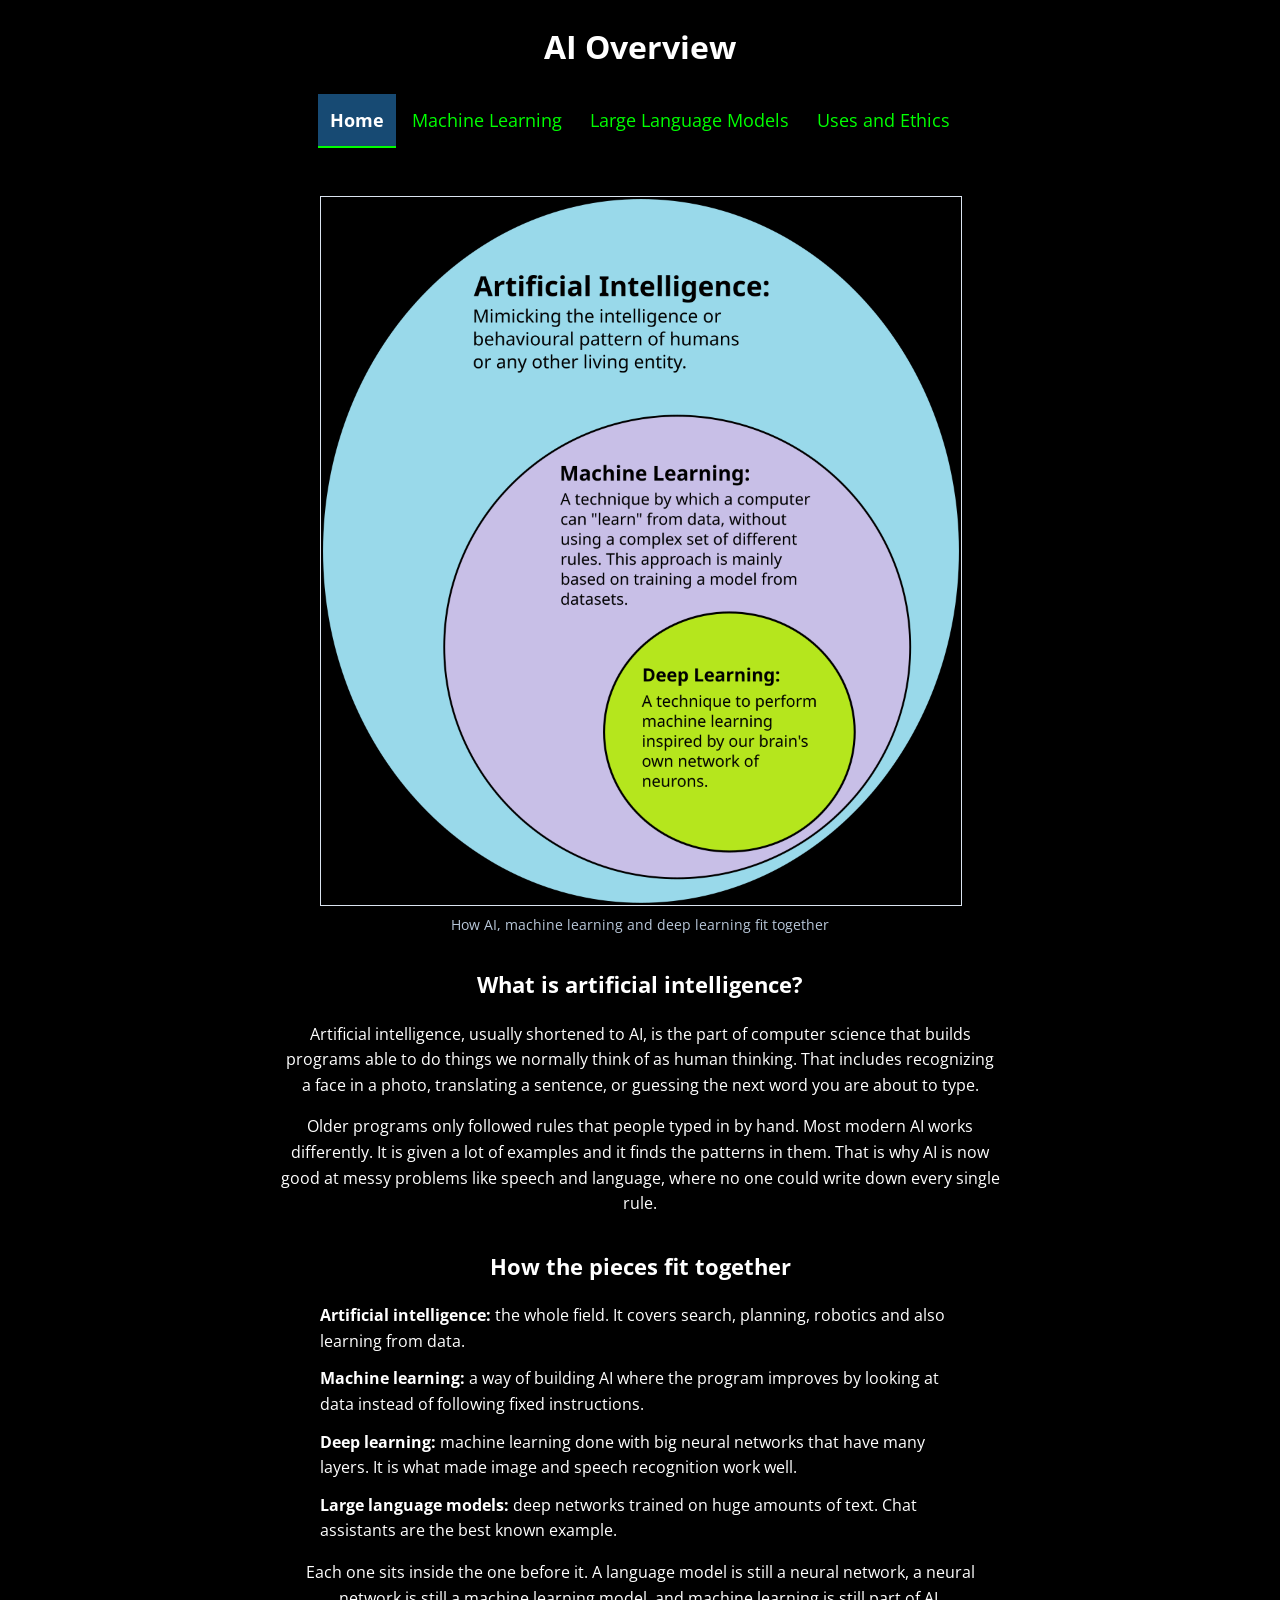
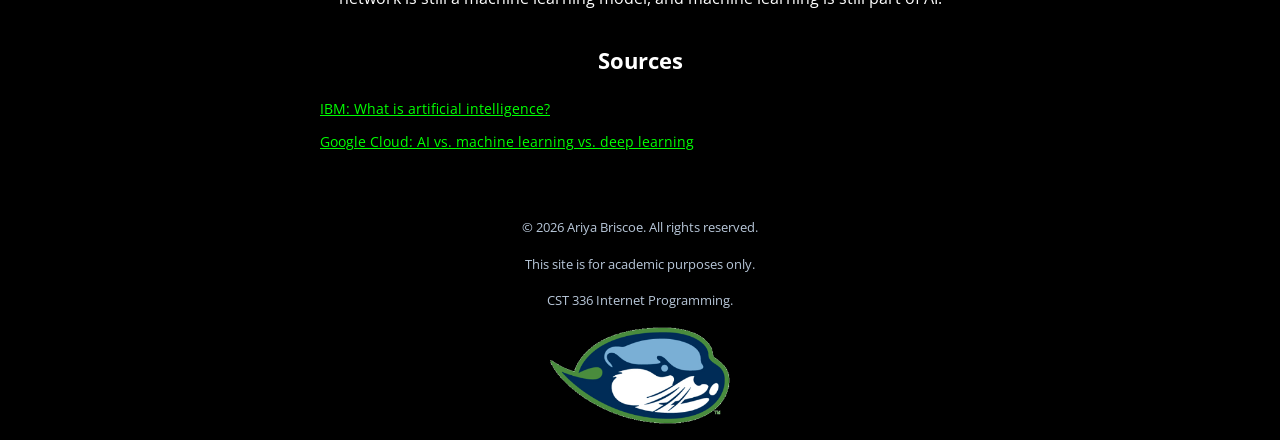
<file: index.html>
<!DOCTYPE html>
<html lang="en">

<head>
  <link rel="preconnect" href="https://fonts.googleapis.com">
  <link rel="preconnect" href="https://fonts.gstatic.com" crossorigin>
  <link href="https://fonts.googleapis.com/css2?family=Open+Sans:wght@400;700&display=swap" rel="stylesheet">
  <meta charset="UTF-8">
  <meta name="viewport" content="width=device-width, initial-scale=1.0">
  <title>AI Overview | Home</title>
  <link rel="stylesheet" href="css/styles.css">
</head>

<body>
  <header>
    <h1>AI Overview</h1>
    <nav>
      <a href="index.html" class="current">Home</a>
      <a href="ml.html">Machine Learning</a>
      <a href="llm.html">Large Language Models</a>
      <a href="uses.html">Uses and Ethics</a>
    </nav>
  </header>

  <main>
    <figure>
      <img src="img/ai-ml-dl-diagram.png" alt="Nested circles showing AI, machine learning, and deep learning">
      <figcaption>How AI, machine learning and deep learning fit together</figcaption>
    </figure>

    <section>
      <h2>What is artificial intelligence?</h2>
      <p>Artificial intelligence, usually shortened to AI, is the part of computer science that builds programs
        able to do things we normally think of as human thinking. That includes recognizing a face in a photo,
        translating a sentence, or guessing the next word you are about to type.</p>

      <p>Older programs only followed rules that people typed in by hand. Most modern AI works differently. It is
        given a lot of examples and it finds the patterns in them. That is why AI is now good at messy problems
        like speech and language, where no one could write down every single rule.</p>

      <h2>How the pieces fit together</h2>
      <ul>
        <li><strong>Artificial intelligence:</strong> the whole field. It covers search, planning, robotics and
          also learning from data.</li>
        <li><strong>Machine learning:</strong> a way of building AI where the program improves by looking at data
          instead of following fixed instructions.</li>
        <li><strong>Deep learning:</strong> machine learning done with big neural networks that have many layers.
          It is what made image and speech recognition work well.</li>
        <li><strong>Large language models:</strong> deep networks trained on huge amounts of text. Chat assistants
          are the best known example.</li>
      </ul>

      <p>Each one sits inside the one before it. A language model is still a neural network, a neural network is
        still a machine learning model, and machine learning is still part of AI.</p>

      <h2>Sources</h2>
      <ul class="sources">
        <li><a href="https://www.ibm.com/think/topics/artificial-intelligence" target="_blank">IBM: What is
            artificial intelligence?</a></li>
        <li><a href="https://cloud.google.com/learn/artificial-intelligence-vs-machine-learning" target="_blank">Google
            Cloud: AI vs. machine learning vs. deep learning</a></li>
      </ul>
    </section>
  </main>

  <footer>
    <p>&copy; 2026 Ariya Briscoe. All rights reserved.</p>
    <p>This site is for academic purposes only.</p>
    <p>CST 336 Internet Programming.</p>
    <img src="img/csumb-logo.png" alt="CSUMB Logo">
  </footer>
</body>

</html>
</file>
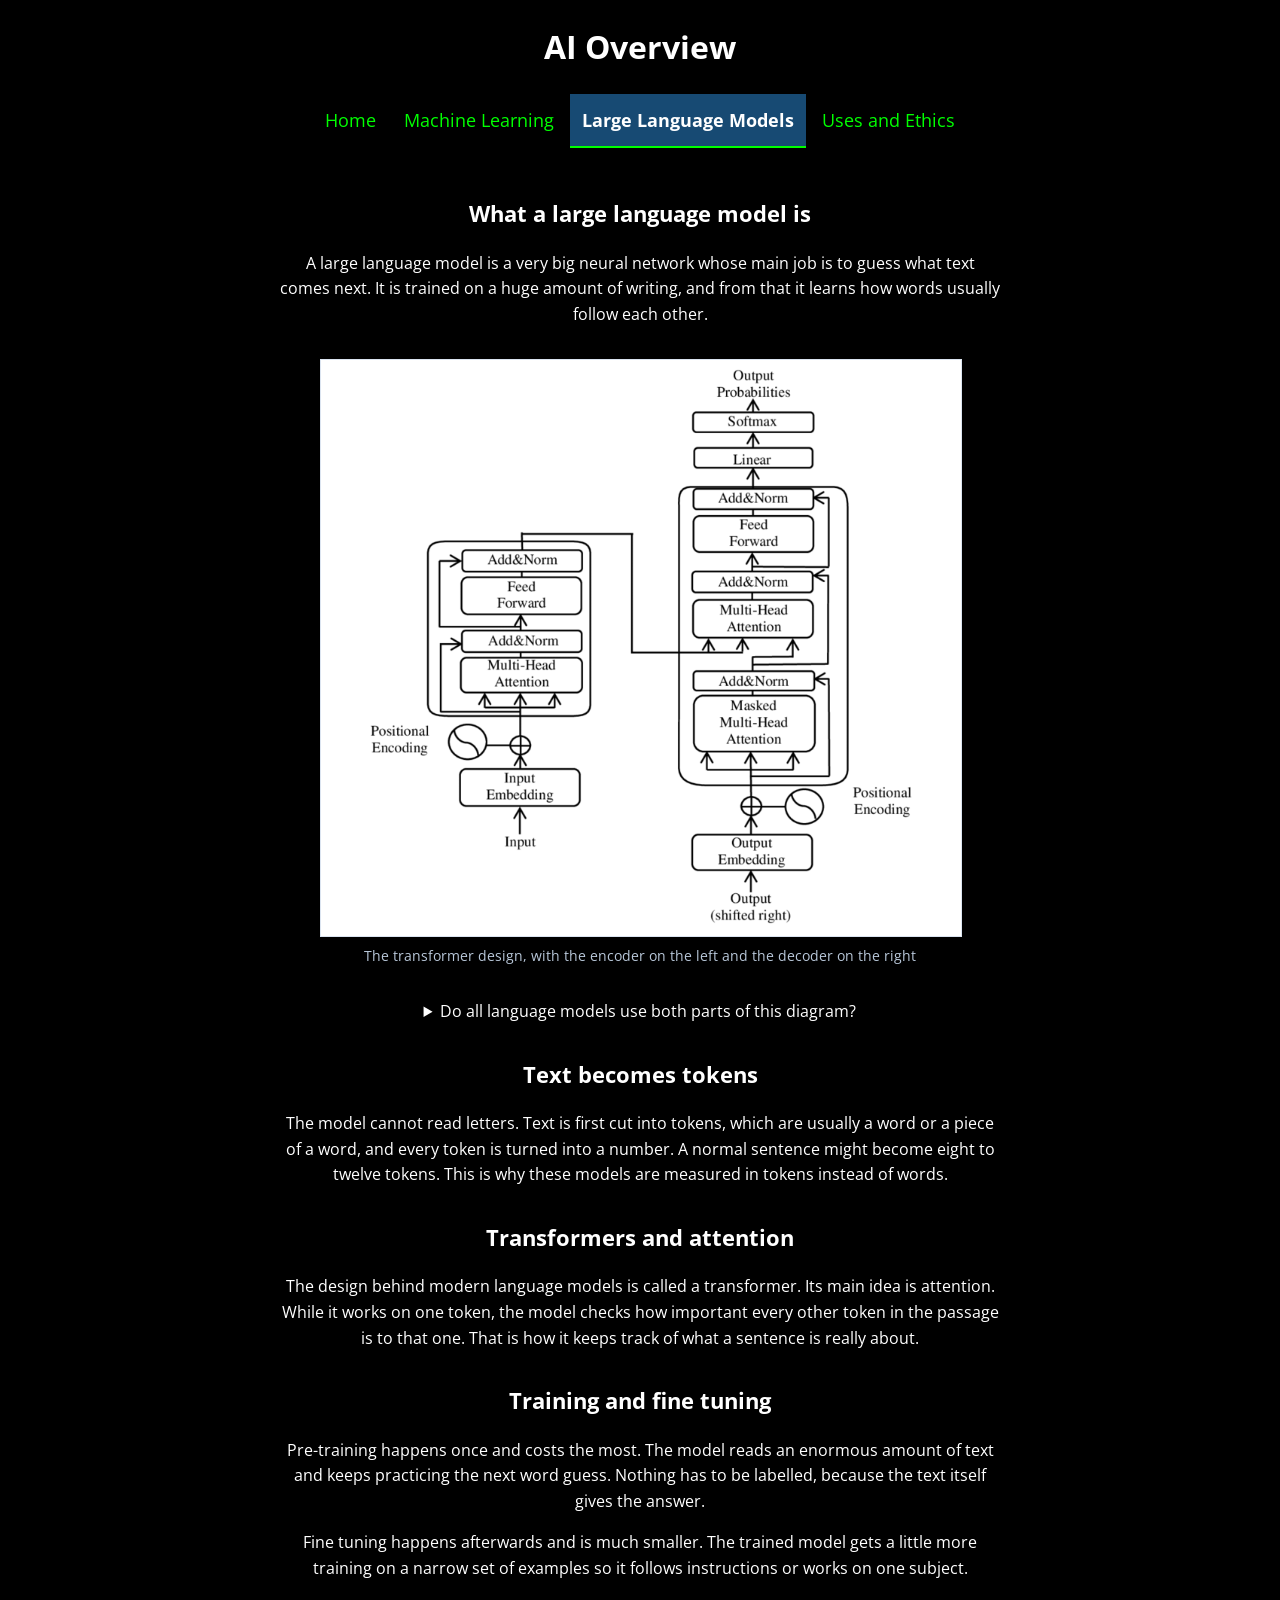
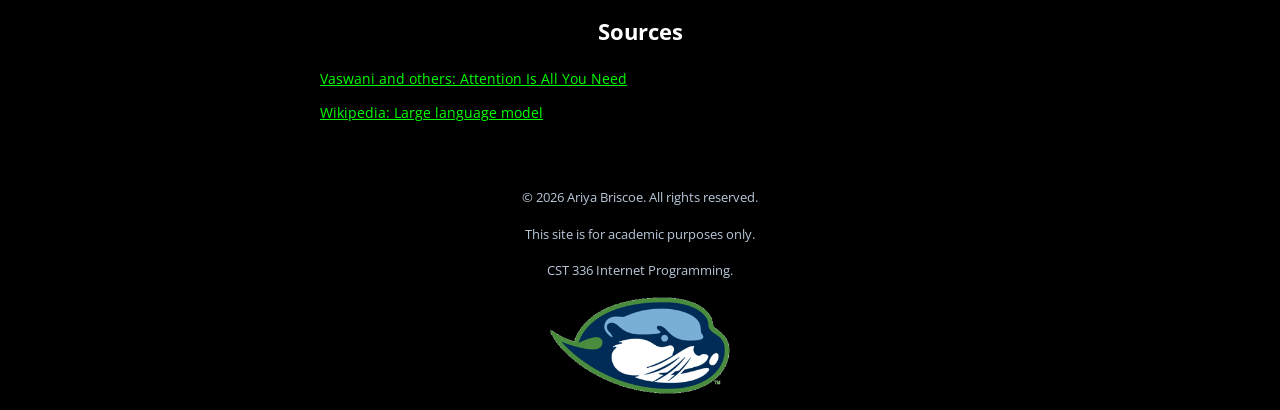
<file: llm.html>
<!DOCTYPE html>
<html lang="en">

<head>
  <link rel="preconnect" href="https://fonts.googleapis.com">
  <link rel="preconnect" href="https://fonts.gstatic.com" crossorigin>
  <link href="https://fonts.googleapis.com/css2?family=Open+Sans:wght@400;700&display=swap" rel="stylesheet">
  <meta charset="UTF-8">
  <meta name="viewport" content="width=device-width, initial-scale=1.0">
  <title>AI Overview | Large Language Models</title>
  <link rel="stylesheet" href="css/styles.css">
</head>

<body>
  <header>
    <h1>AI Overview</h1>
    <nav>
      <a href="index.html">Home</a>
      <a href="ml.html">Machine Learning</a>
      <a href="llm.html" class="current">Large Language Models</a>
      <a href="uses.html">Uses and Ethics</a>
    </nav>
  </header>

  <main>
    <h2>What a large language model is</h2>
    <p>A large language model is a very big neural network whose main job is to guess what text comes next. It is
      trained on a huge amount of writing, and from that it learns how words usually follow each other.</p>

    <figure>
      <img src="img/transformer-architecture.png" alt="Diagram of the transformer design with encoder and decoder">
      <figcaption>The transformer design, with the encoder on the left and the decoder on the right</figcaption>
    </figure>

    <details>
      <summary>Do all language models use both parts of this diagram?</summary>
      <p>No. The diagram shows the original encoder-decoder transformer. Some language models use only the
        decoder portion to predict the next token.</p>
    </details>

    <h2>Text becomes tokens</h2>
    <p>The model cannot read letters. Text is first cut into tokens, which are usually a word or a piece of a word,
      and every token is turned into a number. A normal sentence might become eight to twelve tokens. This is why
      these models are measured in tokens instead of words.</p>

    <h2>Transformers and attention</h2>
    <p>The design behind modern language models is called a transformer. Its main idea is attention. While it
      works on one token, the model checks how important every other token in the passage is to that one. That is
      how it keeps track of what a sentence is really about.</p>

    <h2>Training and fine tuning</h2>
    <p>Pre-training happens once and costs the most. The model reads an enormous amount of text and keeps
      practicing the next word guess. Nothing has to be labelled, because the text itself gives the answer.</p>

    <p>Fine tuning happens afterwards and is much smaller. The trained model gets a little more training on a
      narrow set of examples so it follows instructions or works on one subject.</p>

    <h2>Sources</h2>
    <ul class="sources">
      <li><a href="https://arxiv.org/abs/1706.03762" target="_blank">Vaswani and others: Attention Is All You
          Need</a></li>
      <li><a href="https://en.wikipedia.org/wiki/Large_language_model" target="_blank">Wikipedia: Large language
          model</a></li>
    </ul>
  </main>

  <footer>
    <p>&copy; 2026 Ariya Briscoe. All rights reserved.</p>
    <p>This site is for academic purposes only.</p>
    <p>CST 336 Internet Programming.</p>
    <img src="img/csumb-logo.png" alt="CSUMB Logo">
  </footer>
</body>

</html>
</file>
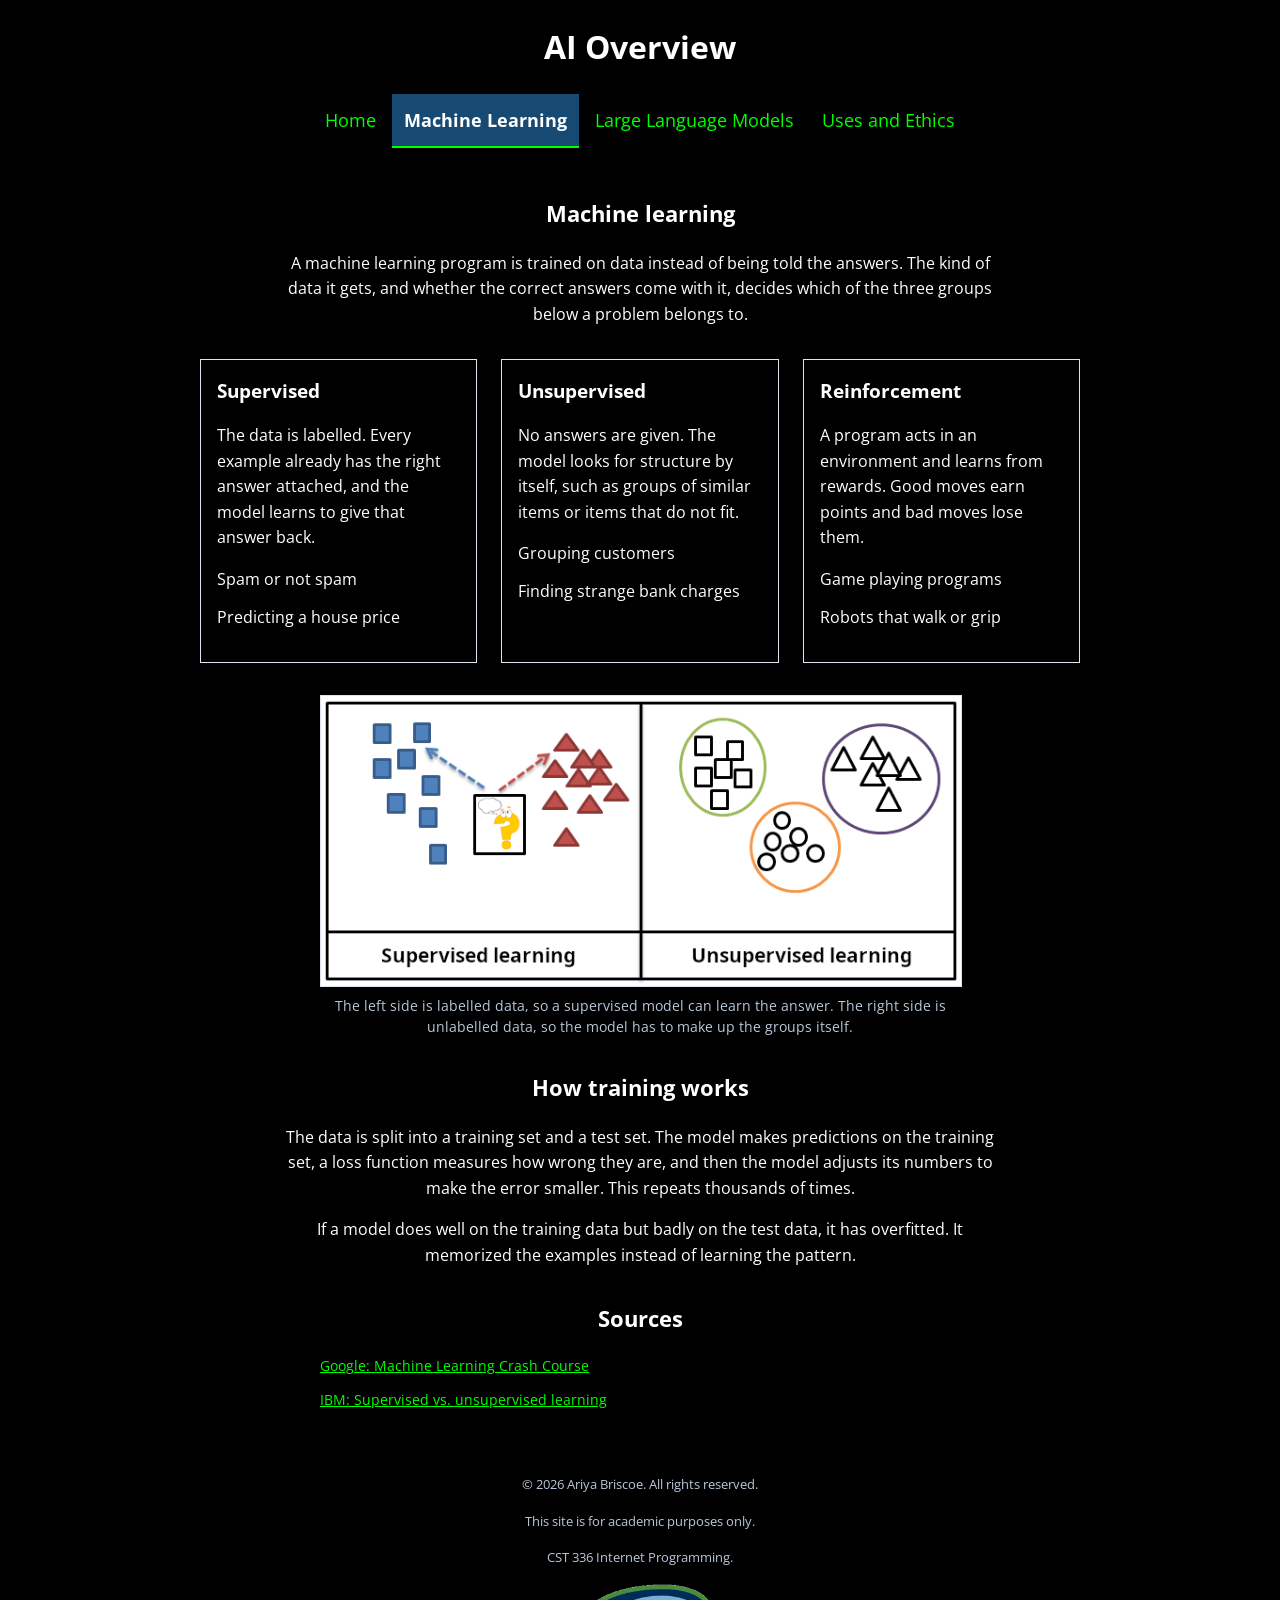
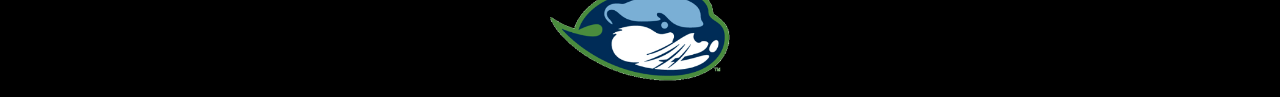
<file: ml.html>
<!DOCTYPE html>
<html lang="en">

<head>
  <link rel="preconnect" href="https://fonts.googleapis.com">
  <link rel="preconnect" href="https://fonts.gstatic.com" crossorigin>
  <link href="https://fonts.googleapis.com/css2?family=Open+Sans:wght@400;700&display=swap" rel="stylesheet">
  <meta charset="UTF-8">
  <meta name="viewport" content="width=device-width, initial-scale=1.0">
  <title>AI Overview | Machine Learning</title>
  <link rel="stylesheet" href="css/styles.css">
</head>

<body>
  <header>
    <h1>AI Overview</h1>
    <nav>
      <a href="index.html">Home</a>
      <a href="ml.html" class="current">Machine Learning</a>
      <a href="llm.html">Large Language Models</a>
      <a href="uses.html">Uses and Ethics</a>
    </nav>
  </header>

  <main>
    <h2>Machine learning</h2>
    <p>A machine learning program is trained on data instead of being told the answers. The kind of data it gets,
      and whether the correct answers come with it, decides which of the three groups below a problem belongs
      to.</p>

    <div class="columns">
      <section>
        <h2>Supervised</h2>
        <p>The data is labelled. Every example already has the right answer attached, and the model learns to give
          that answer back.</p>
        <ul>
          <li>Spam or not spam</li>
          <li>Predicting a house price</li>
        </ul>
      </section>

      <section>
        <h2>Unsupervised</h2>
        <p>No answers are given. The model looks for structure by itself, such as groups of similar items or items
          that do not fit.</p>
        <ul>
          <li>Grouping customers</li>
          <li>Finding strange bank charges</li>
        </ul>
      </section>

      <section>
        <h2>Reinforcement</h2>
        <p>A program acts in an environment and learns from rewards. Good moves earn points and bad moves lose
          them.</p>
        <ul>
          <li>Game playing programs</li>
          <li>Robots that walk or grip</li>
        </ul>
      </section>
    </div>

    <figure>
      <img src="img/labeled-vs-unlabeled.png" alt="Labelled data on the left and unlabelled data on the right">
      <figcaption>The left side is labelled data, so a supervised model can learn the answer. The right side is
        unlabelled data, so the model has to make up the groups itself.</figcaption>
    </figure>

    <h2>How training works</h2>
    <p>The data is split into a training set and a test set. The model makes predictions on the training set, a
      loss function measures how wrong they are, and then the model adjusts its numbers to make the error
      smaller. This repeats thousands of times.</p>

    <p>If a model does well on the training data but badly on the test data, it has overfitted. It memorized the
      examples instead of learning the pattern.</p>

    <h2>Sources</h2>
    <ul class="sources">
      <li><a href="https://developers.google.com/machine-learning/crash-course" target="_blank">Google: Machine
          Learning Crash Course</a></li>
      <li><a href="https://www.ibm.com/think/topics/supervised-vs-unsupervised-learning" target="_blank">IBM:
          Supervised vs. unsupervised learning</a></li>
    </ul>
  </main>

  <footer>
    <p>&copy; 2026 Ariya Briscoe. All rights reserved.</p>
    <p>This site is for academic purposes only.</p>
    <p>CST 336 Internet Programming.</p>
    <img src="img/csumb-logo.png" alt="CSUMB Logo">
  </footer>
</body>

</html>
</file>
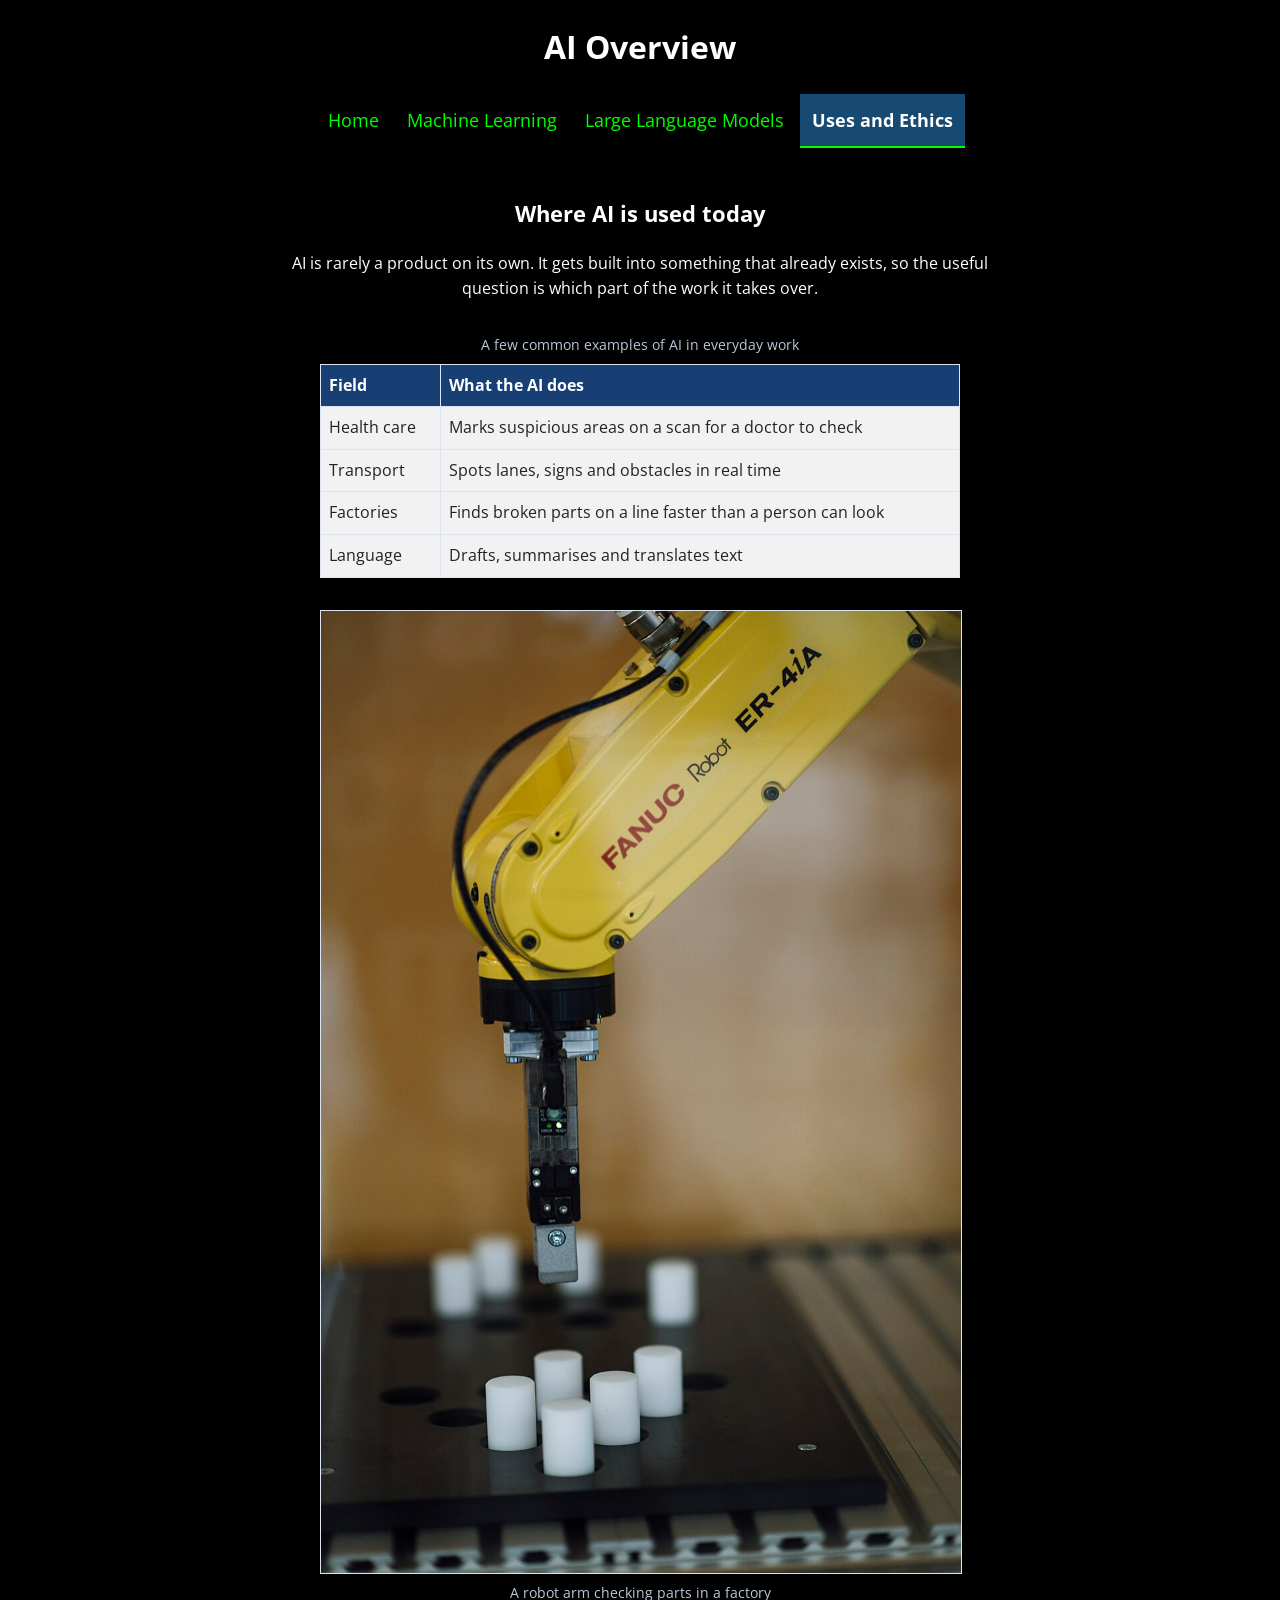
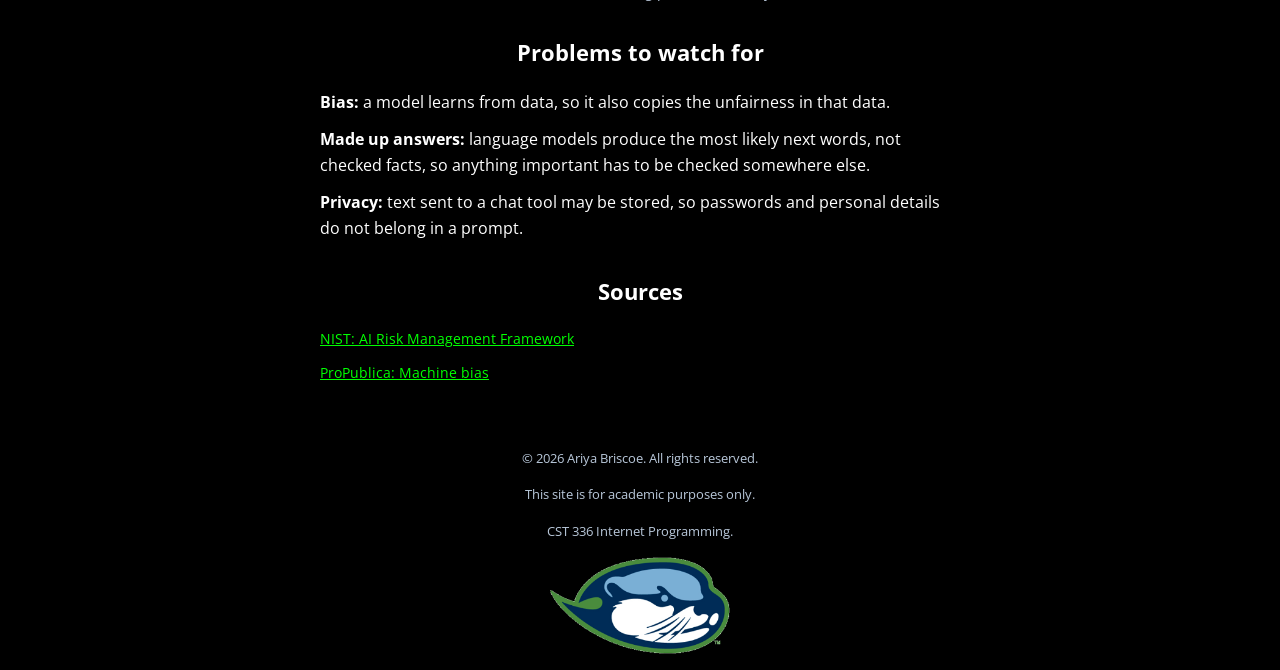
<file: uses.html>
<!DOCTYPE html>
<html lang="en">

<head>
  <link rel="preconnect" href="https://fonts.googleapis.com">
  <link rel="preconnect" href="https://fonts.gstatic.com" crossorigin>
  <link href="https://fonts.googleapis.com/css2?family=Open+Sans:wght@400;700&display=swap" rel="stylesheet">
  <meta charset="UTF-8">
  <meta name="viewport" content="width=device-width, initial-scale=1.0">
  <title>AI Overview | Uses and Ethics</title>
  <link rel="stylesheet" href="css/styles.css">
</head>

<body>
  <header>
    <h1>AI Overview</h1>
    <nav>
      <a href="index.html">Home</a>
      <a href="ml.html">Machine Learning</a>
      <a href="llm.html">Large Language Models</a>
      <a href="uses.html" class="current">Uses and Ethics</a>
    </nav>
  </header>

  <main>
    <h2>Where AI is used today</h2>
    <p>AI is rarely a product on its own. It gets built into something that already exists, so the useful question
      is which part of the work it takes over.</p>

    <table>
      <caption>A few common examples of AI in everyday work</caption>
      <thead>
        <tr id="table-header">
          <th scope="col">Field</th>
          <th scope="col">What the AI does</th>
        </tr>
      </thead>
      <tbody>
        <tr class="table-row">
          <td>Health care</td>
          <td>Marks suspicious areas on a scan for a doctor to check</td>
        </tr>
        <tr class="table-row">
          <td>Transport</td>
          <td>Spots lanes, signs and obstacles in real time</td>
        </tr>
        <tr class="table-row">
          <td>Factories</td>
          <td>Finds broken parts on a line faster than a person can look</td>
        </tr>
        <tr class="table-row">
          <td>Language</td>
          <td>Drafts, summarises and translates text</td>
        </tr>
      </tbody>
    </table>

    <figure>
      <img src="img/robot-arm.jpg" alt="A robot arm in a factory picking up metal cylinders">
      <figcaption>A robot arm checking parts in a factory</figcaption>
    </figure>

    <h2>Problems to watch for</h2>
    <ul>
      <li><strong>Bias:</strong> a model learns from data, so it also copies the unfairness in that data.</li>
      <li><strong>Made up answers:</strong> language models produce the most likely next words, not checked facts,
        so anything important has to be checked somewhere else.</li>
      <li><strong>Privacy:</strong> text sent to a chat tool may be stored, so passwords and personal details do
        not belong in a prompt.</li>
    </ul>

    <h2>Sources</h2>
    <ul class="sources">
      <li><a href="https://www.nist.gov/itl/ai-risk-management-framework" target="_blank">NIST: AI Risk Management
          Framework</a></li>
      <li><a href="https://www.propublica.org/article/machine-bias-risk-assessments-in-criminal-sentencing"
          target="_blank">ProPublica: Machine bias</a></li>
    </ul>
  </main>

  <footer>
    <p>&copy; 2026 Ariya Briscoe. All rights reserved.</p>
    <p>This site is for academic purposes only.</p>
    <p>CST 336 Internet Programming.</p>
    <img src="img/csumb-logo.png" alt="CSUMB Logo">
  </footer>
</body>

</html>
</file>
<file: css/styles.css>
header, nav, main, footer {
  text-align: center;
}


body {
  background-color: #000000;
  color: #FFFFFF; /* Make the text white so it shows on the black background */
  font-family: "Open Sans", Arial, sans-serif;
  line-height: 1.6; /* Add space between lines of text */
  margin: 0;
}


nav a {
  display: inline-block;
  padding: 0.75rem;
  font-size: 1.1rem;
  color: #00FF00;
  text-decoration: none; /* Remove the underline from menu links */
}

nav a:hover {
  color: #FFFFFF;
  background-color: #174a73;
  border-bottom: 2px solid #00FF00;
}

nav a.current {
  color: #FFFFFF;
  background-color: #174a73;
  font-weight: bold;
  border-bottom: 2px solid #00FF00;
}


main {
  max-width: 55rem;
  margin: 0 auto;
  padding: 1rem;
}

h2 {
  font-size: 1.4rem;
  margin-top: 2rem;
}

p {
  max-width: 45rem;
  margin: 0 auto 1rem auto;
}

/* Make links in the page green */
main a {
  color: #00FF00;
}


ul {
  list-style-type: none;
  padding: 0;
  max-width: 40rem;
  margin: 1rem auto;
  text-align: left; /* Keep list text lined up on the left */
}

li {
  margin-bottom: 0.75rem;
}


figure {
  margin: 2rem auto;
  max-width: 40rem;
}

figure img {
  display: block;
  width: 100%;
  height: auto;
  border: 1px solid #dbe4f0;
}

figcaption {
  font-size: 0.85rem;
  color: #B8C7D9;
  margin-top: 0.5rem;
}


/* Put the machine learning sections in columns */
.columns {
  display: flex;
  flex-wrap: wrap; /* Stack the sections when the screen is smaller */
  justify-content: center;
  gap: 1.5rem;
  margin: 2rem 0;
}

.columns section {
  flex: 1 1 15rem;
  border: 1px solid #dbe4f0;
  padding: 1rem;
  text-align: left;
}

.columns h2 {
  font-size: 1.2rem;
  margin-top: 0;
}


table {
  border-collapse: collapse; /* Make the table borders connect */
  margin: 2rem auto; /* Center the table and add space around it */
  width: min(90%, 40rem);
}

th, td {
  border: 1px solid #dbe4f0; /* Add borders around the cells */
  padding: 0.5rem; /* Add space inside the cells */
  text-align: left; /* Line up the table text on the left */
}

caption {
  font-size: 0.85rem;
  color: #B8C7D9;
  padding-bottom: 0.5rem;
}

#table-header {
  background-color: #173f73; /* Make the table header blue */
  color: #FFFFFF;
}

.table-row {
  background-color: #f2f2f2; /* Make the table rows light gray */
  color: #222222; /* Make the row text dark so it is easy to read */
}


.sources {
  font-size: 0.85rem;
}


footer {
  font-size: 0.8rem;
  color: #B8C7D9;
  margin-top: 2rem;
}

footer img {
  display: block;
  width: 180px;
  max-width: 100%;
  height: auto;
  margin: 1rem auto;
}
</file>
